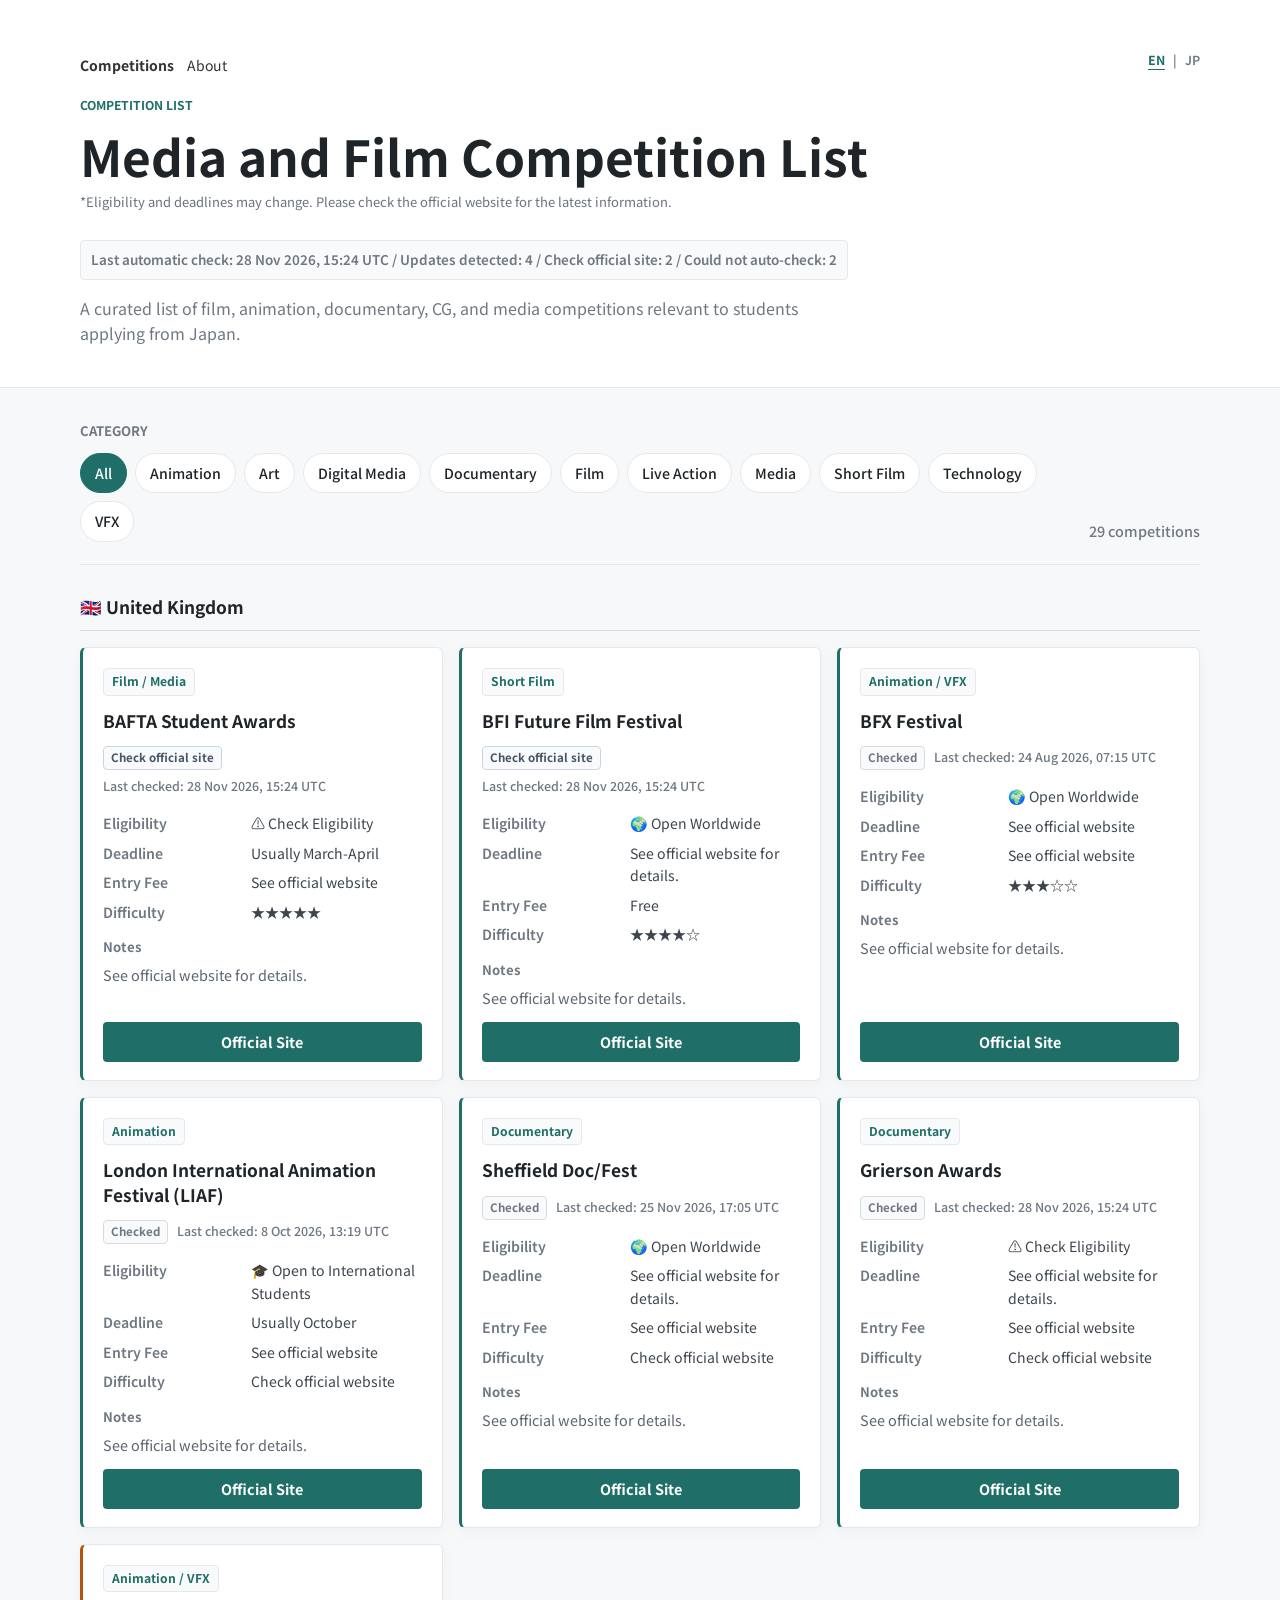
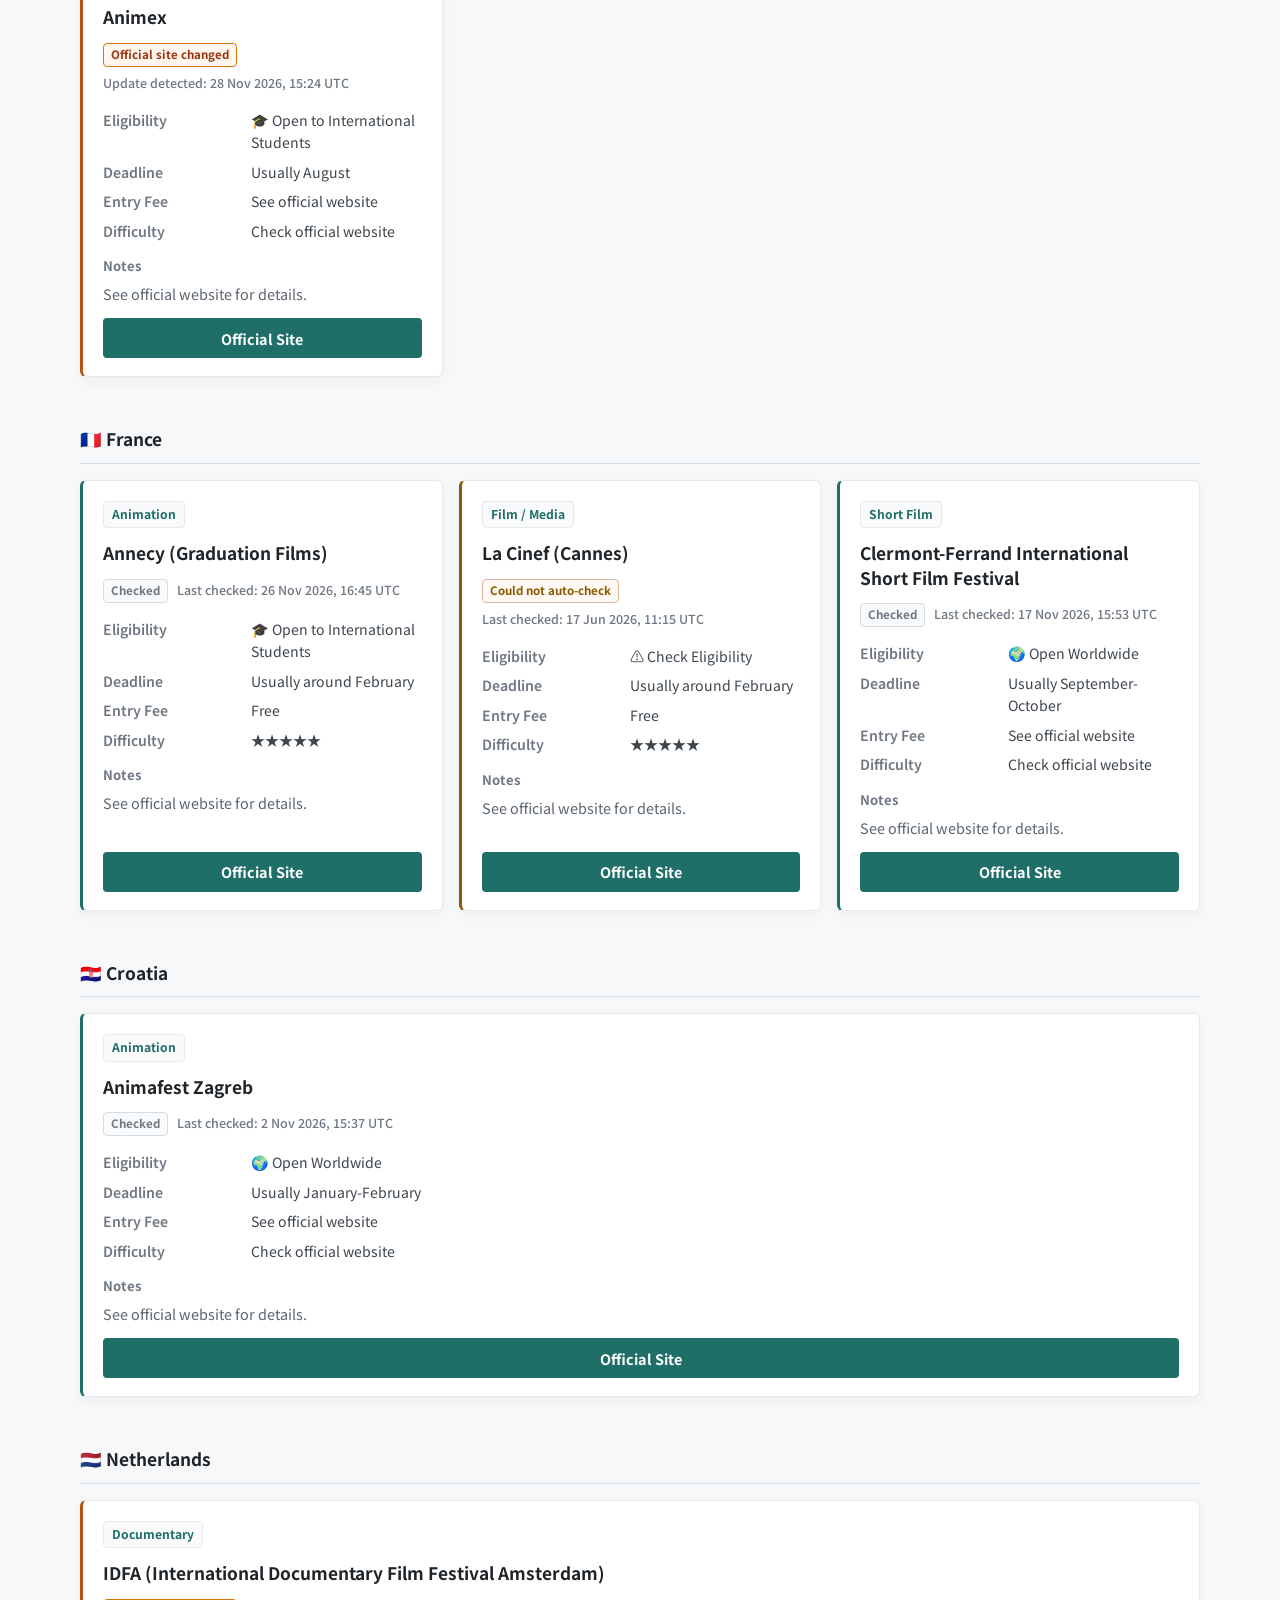
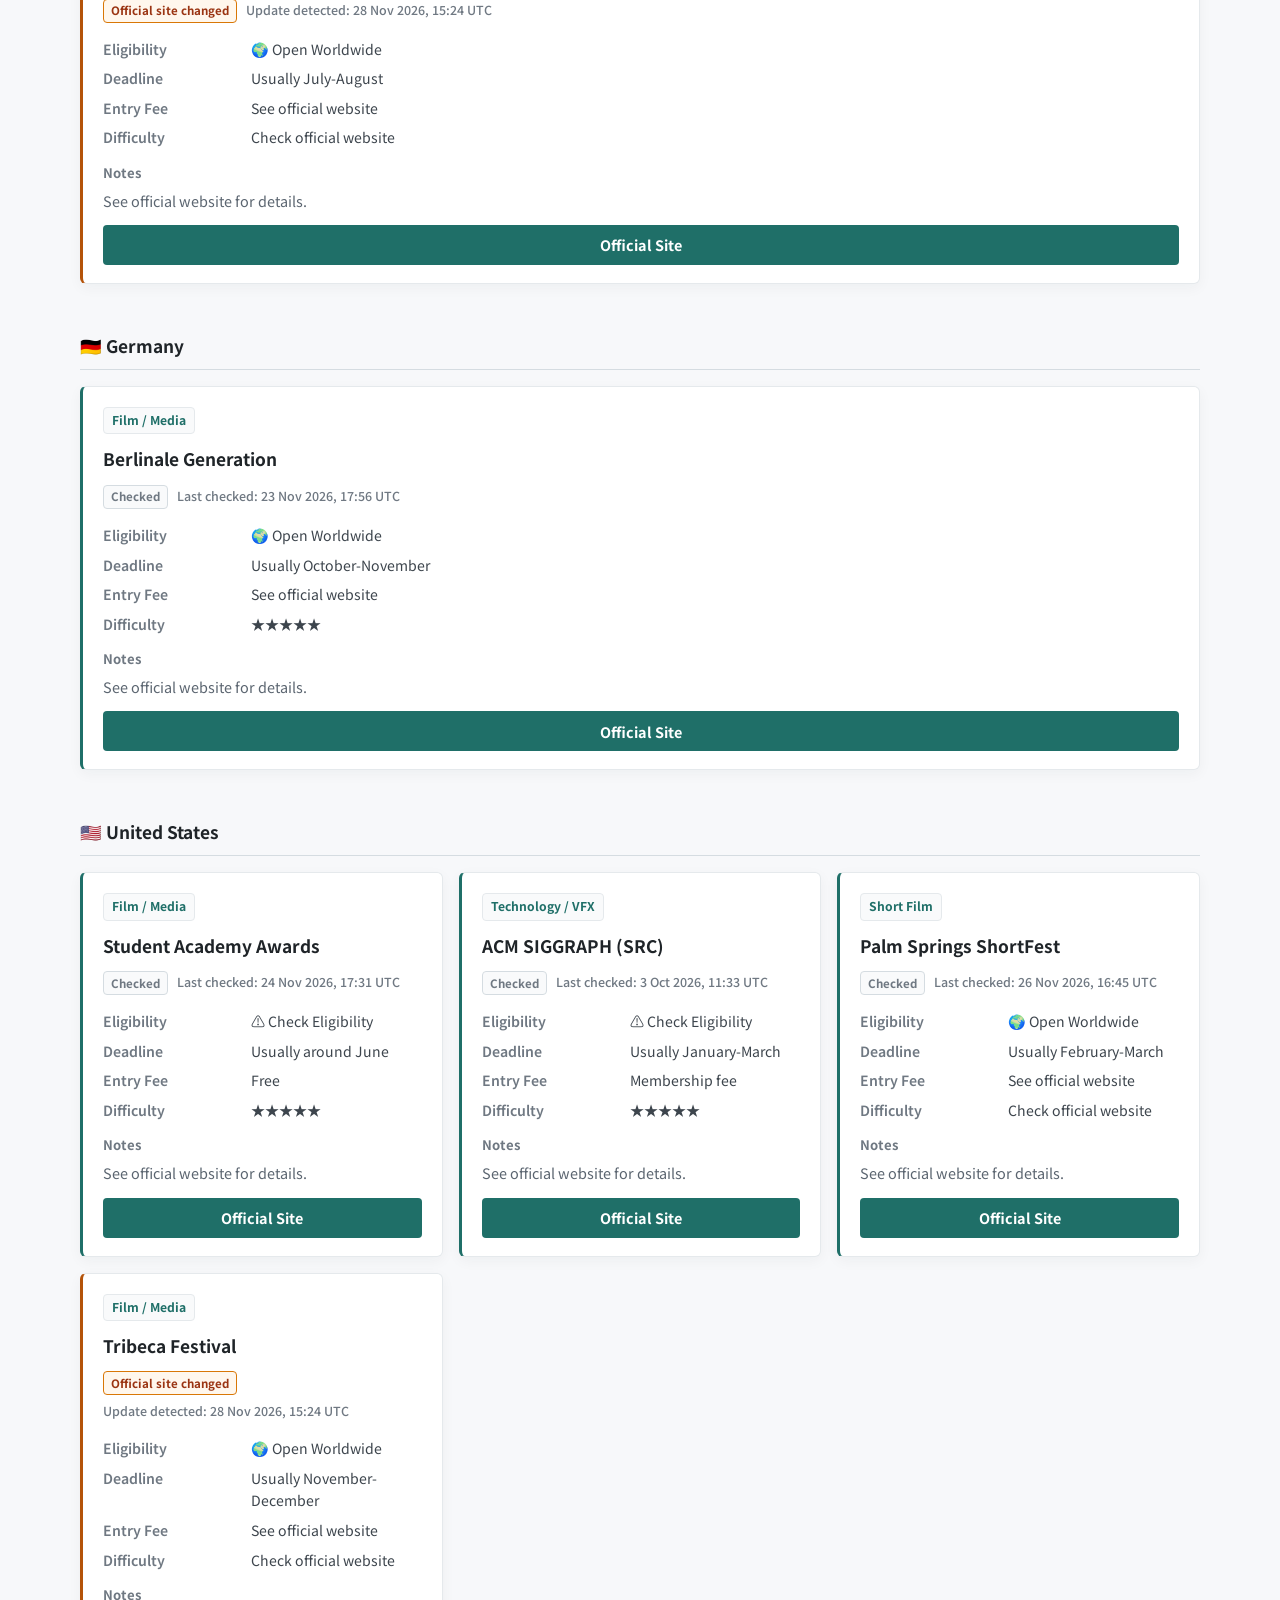
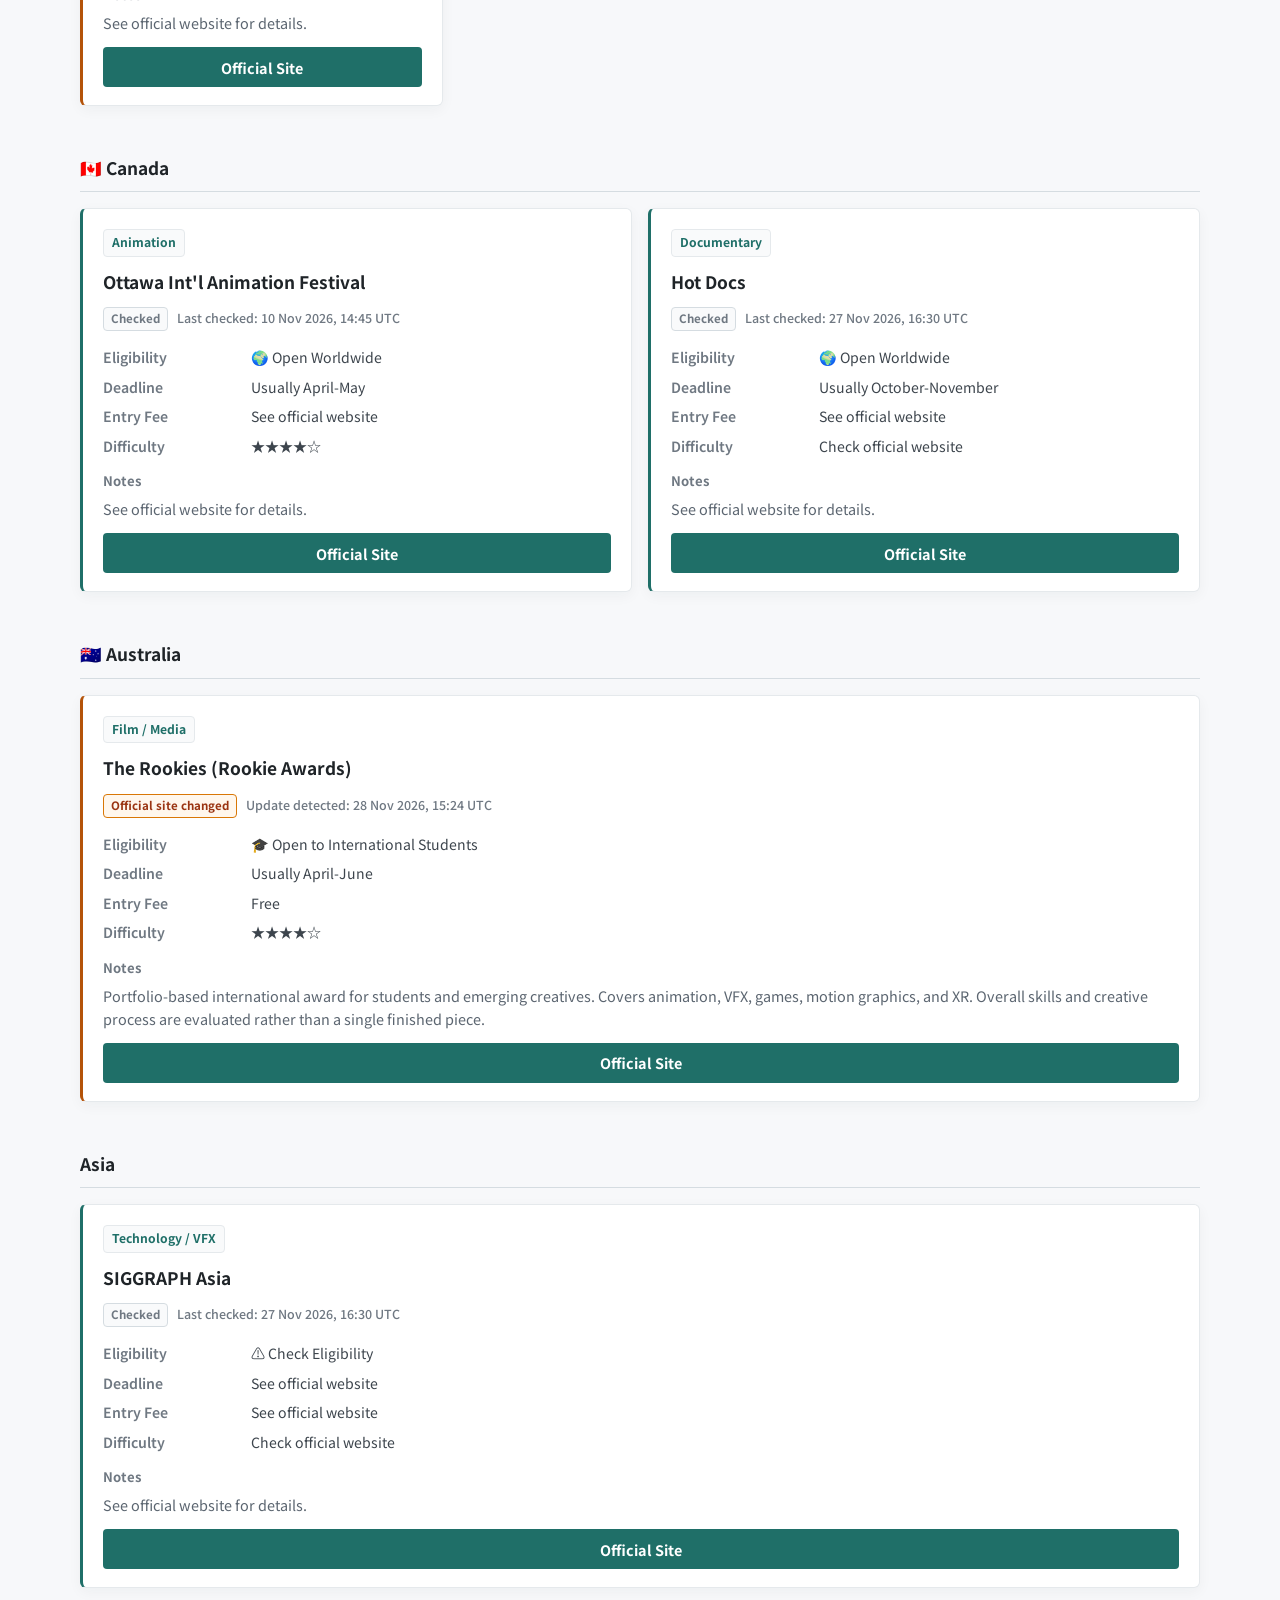
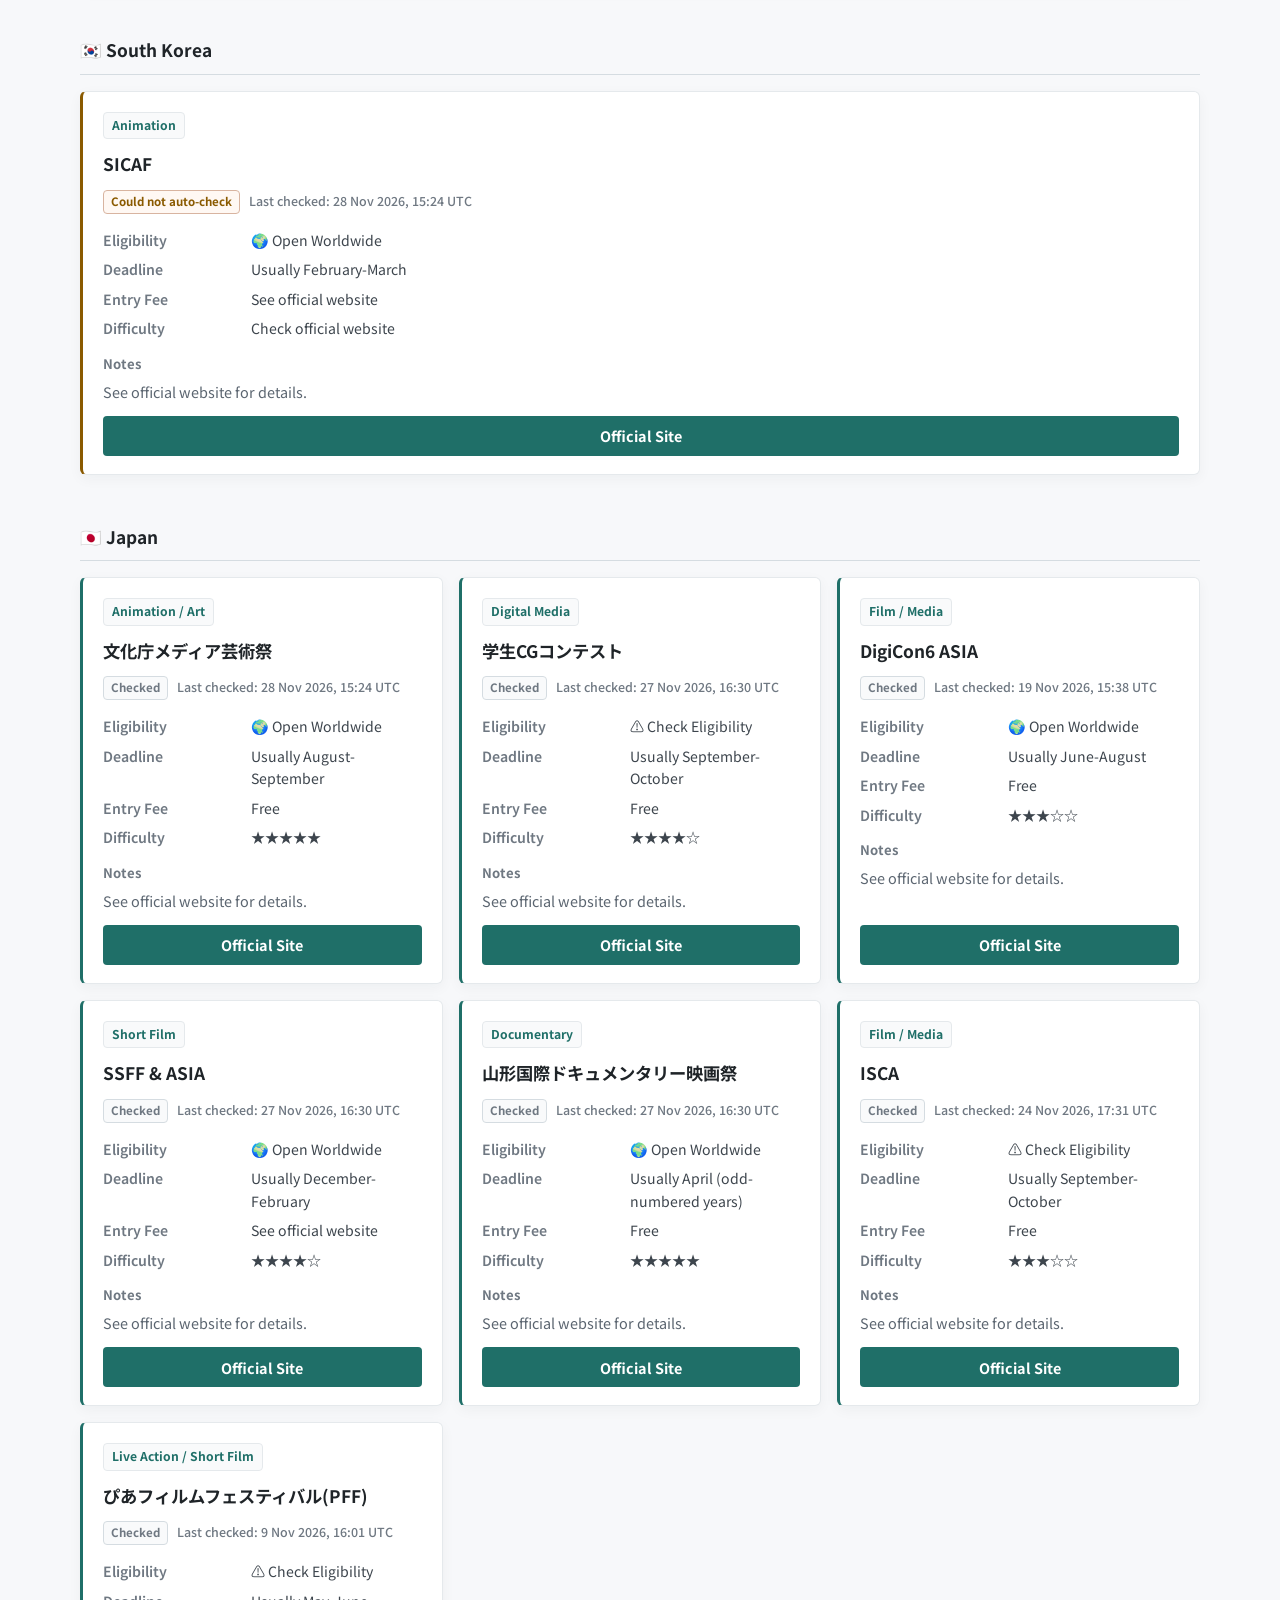
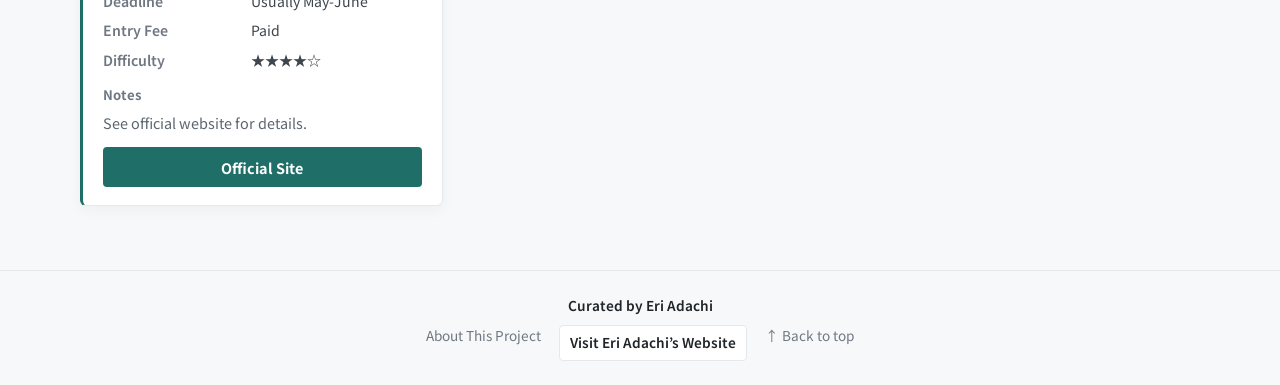
<file: index.html>
<!DOCTYPE html>
<html lang="en">
<head>
  <meta charset="UTF-8">
  <meta name="viewport" content="width=device-width, initial-scale=1.0">
  <title>Media Competition List for Students</title>
  <link rel="preconnect" href="https://fonts.googleapis.com">
  <link rel="preconnect" href="https://fonts.gstatic.com" crossorigin>
  <link href="https://fonts.googleapis.com/css2?family=Noto+Sans+JP:wght@400;500;600;700&display=swap" rel="stylesheet">
  <link rel="stylesheet" href="css/style.css">

  <!-- Microsoft Clarity -->
  <script type="text/javascript">
    (function(c,l,a,r,i,t,y){
        c[a]=c[a]||function(){(c[a].q=c[a].q||[]).push(arguments)};
        t=l.createElement(r);t.async=1;t.src="https://www.clarity.ms/tag/"+i;
        y=l.getElementsByTagName(r)[0];y.parentNode.insertBefore(t,y);
    })(window, document, "clarity", "script", "wmgwzzg7as");
  </script>
</head>
<body id="top">
  <header class="site-header">
    <div class="header-inner">
      <nav class="language-switch" aria-label="Language switch">
        <a class="is-active" href="./" aria-current="page">EN</a>
        <span aria-hidden="true">|</span>
        <a href="jp/">JP</a>
      </nav>
      <nav class="nav" aria-label="Primary navigation">
        <a class="active" href="./" aria-current="page">Competitions</a>
        <a href="about.html">About</a>
      </nav>
      <p class="eyebrow">Competition List</p>
      <h1>Media and Film Competition List</h1>
      <p class="notice">*Eligibility and deadlines may change. Please check the official website for the latest information.</p>
      <p id="watchSummary" class="watch-summary" aria-live="polite">Automatic official-site checks have not run yet.</p>
      <p class="lead">A curated list of film, animation, documentary, CG, and media competitions relevant to students applying from Japan.</p>
    </div>
  </header>

  <main class="page-shell">
    <section class="toolbar" aria-label="Competition filters">
      <div>
        <h2>Category</h2>
        <div id="categoryFilters" class="filter-group" aria-label="Filter by category"></div>
      </div>
      <p id="resultCount" class="result-count" aria-live="polite"></p>
    </section>

    <section id="competitionList" class="country-list" aria-label="Competition list">
      <p class="loading">Loading...</p>
    </section>
  </main>

  <script src="js/app.js"></script>

  <footer class="site-footer">
    <p>Curated by Eri Adachi</p>
    <a href="about.html">About This Project</a>
    <a class="operator-link" href="https://www.eriadachi.com/pages/education/">Visit Eri Adachi&rsquo;s Website</a>
    <a href="#top">↑ Back to top</a>
  </footer>
</body>
</html>
</file>
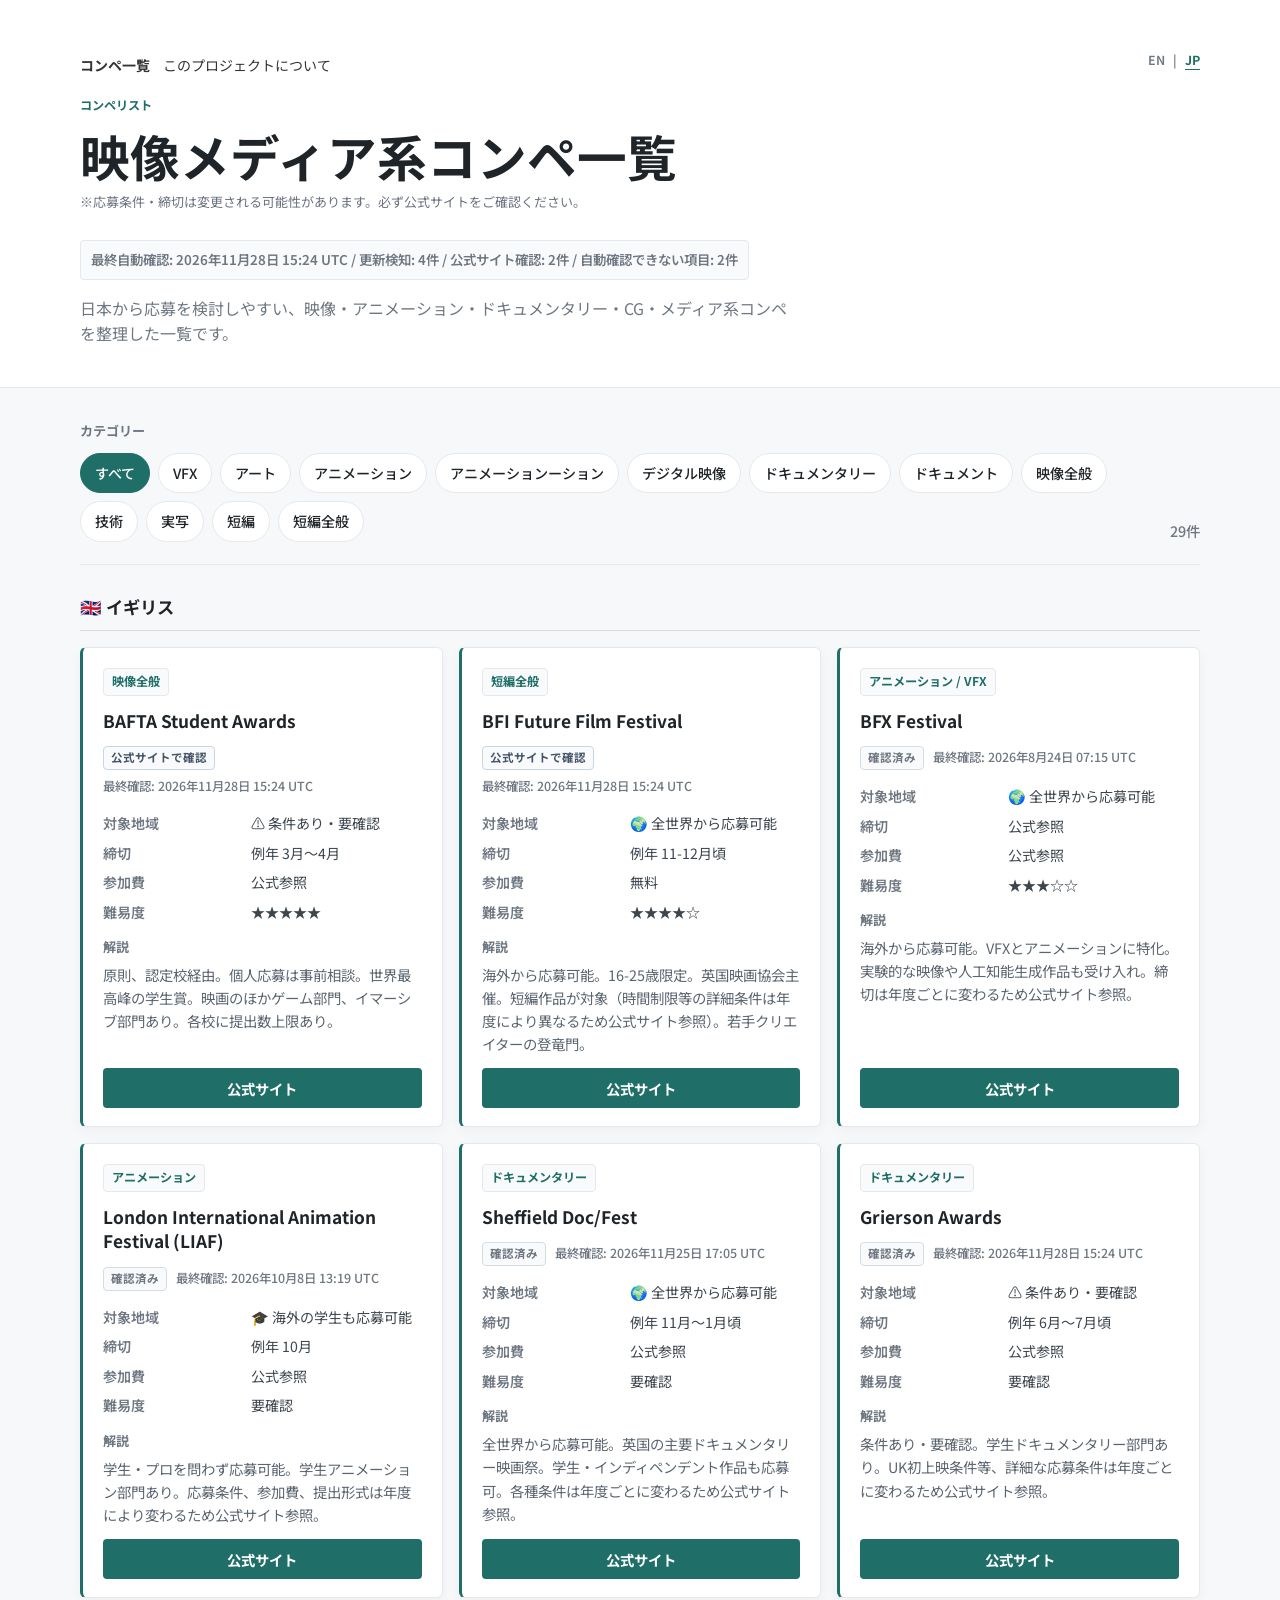
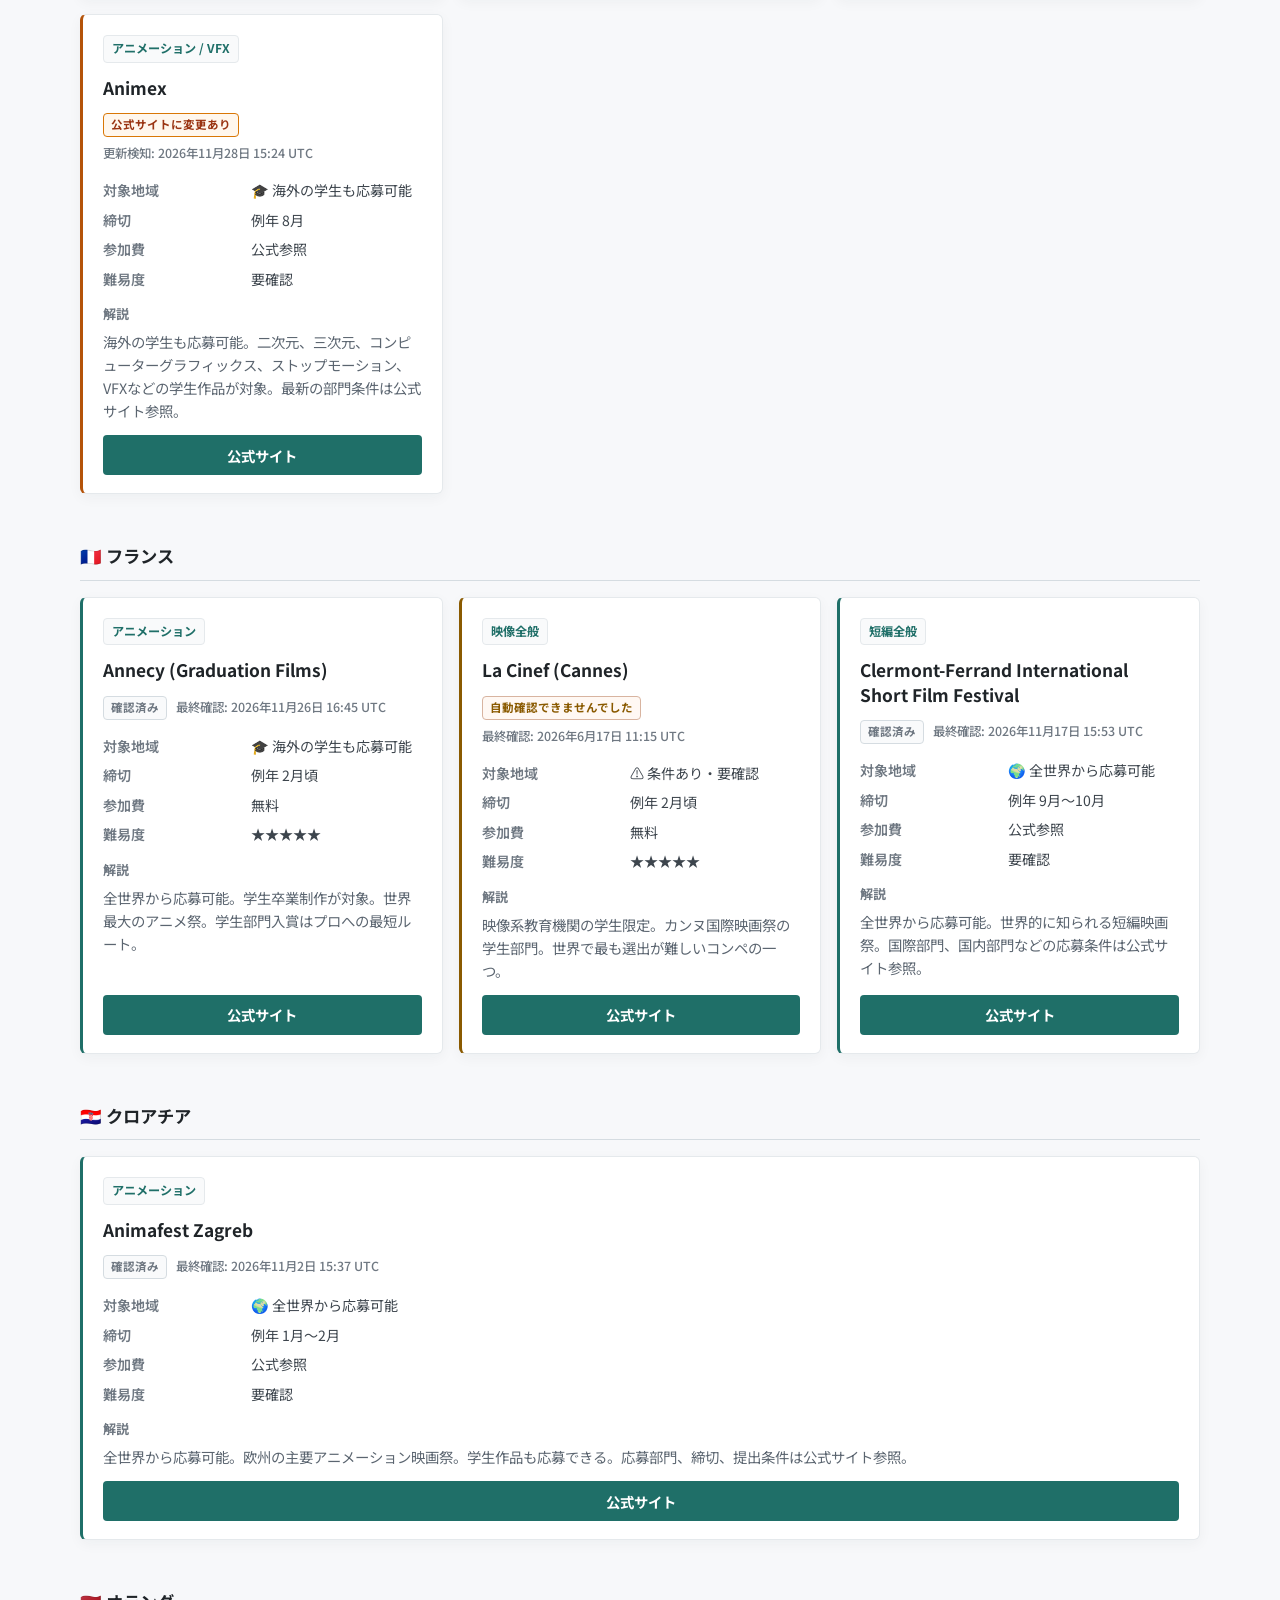
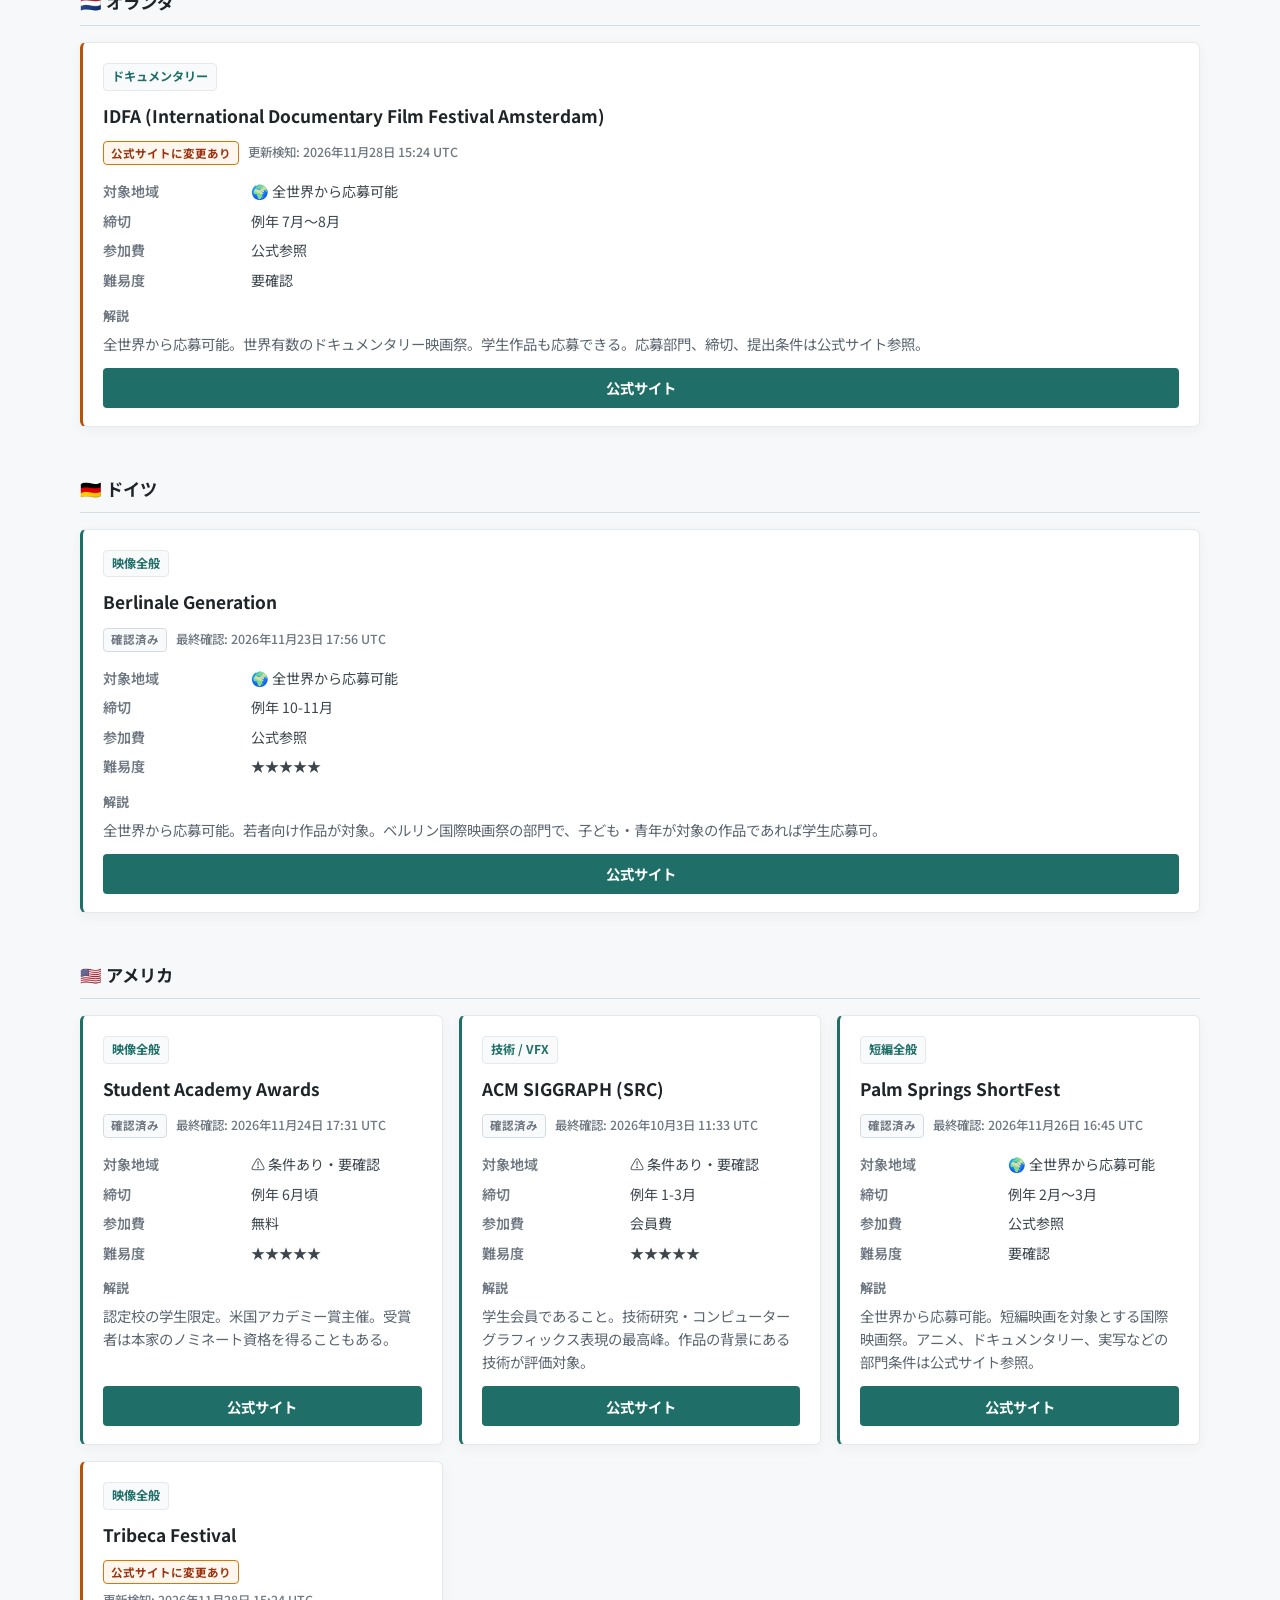
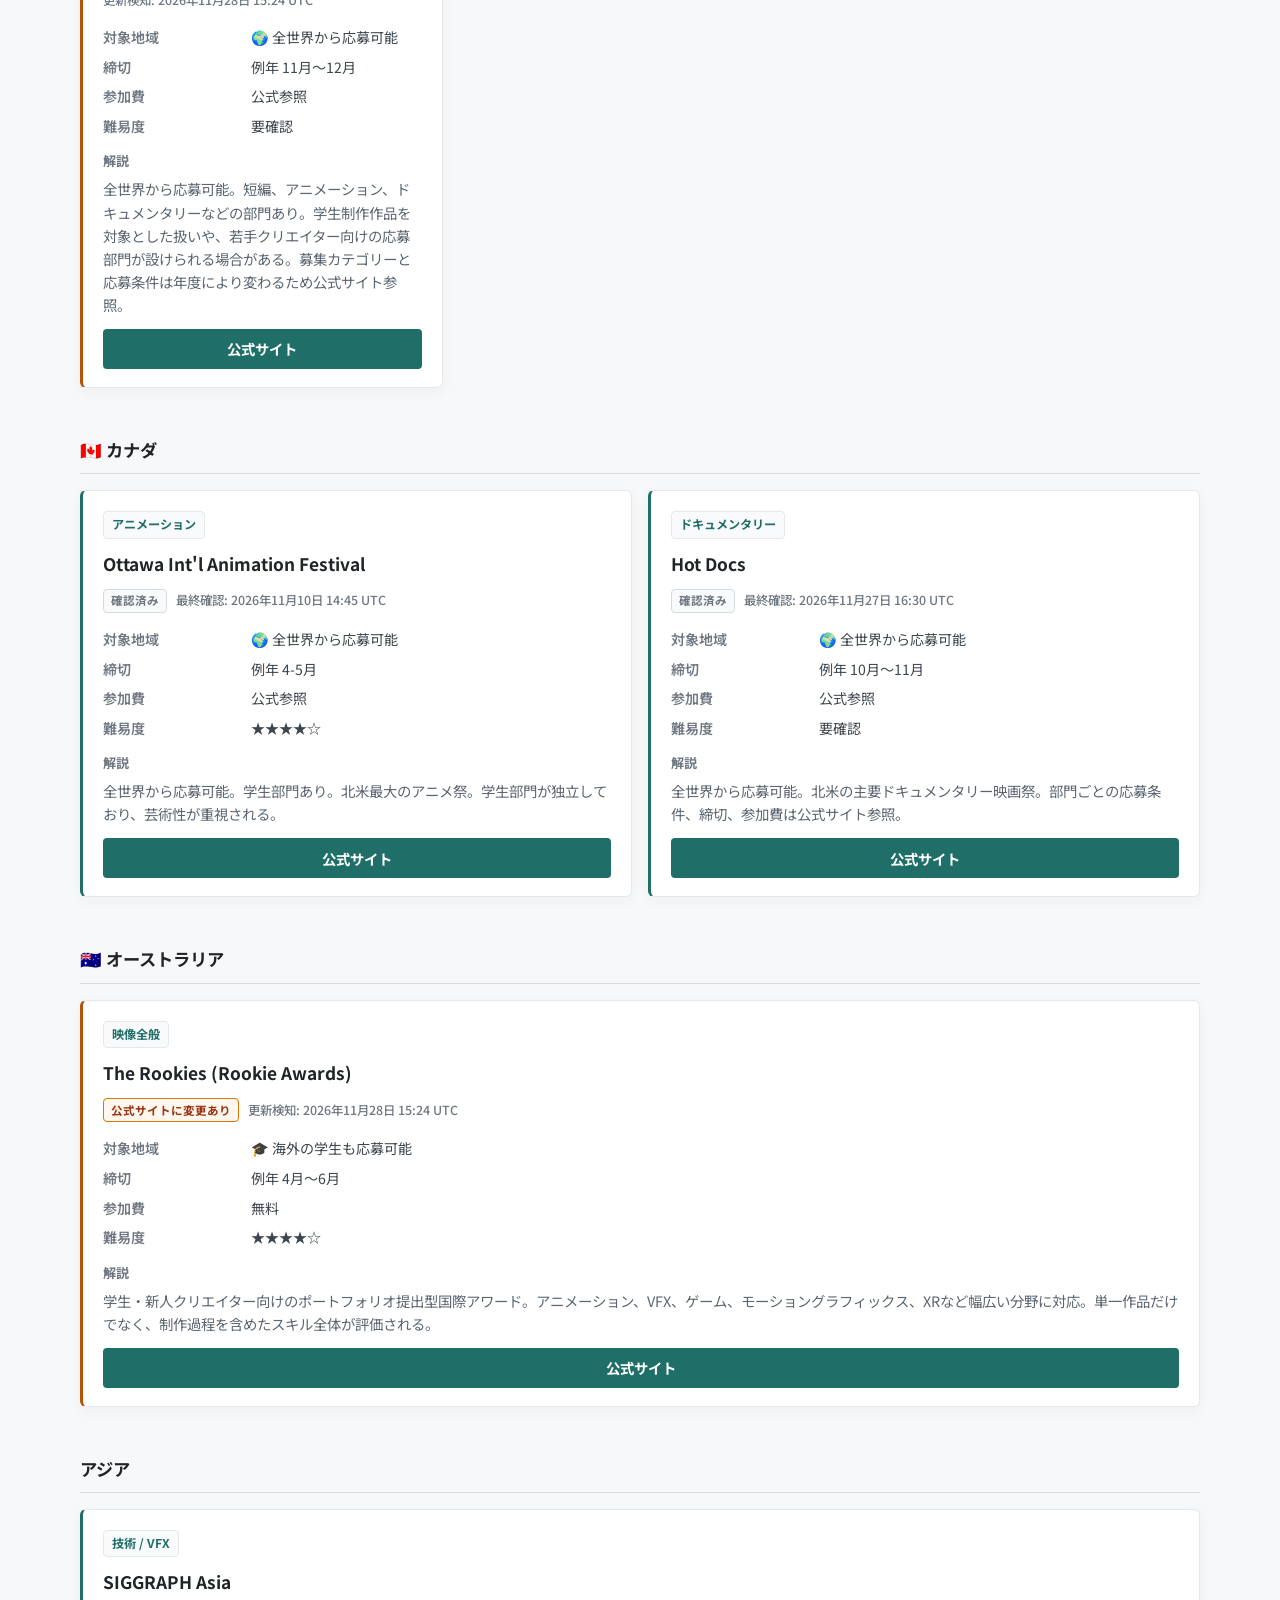
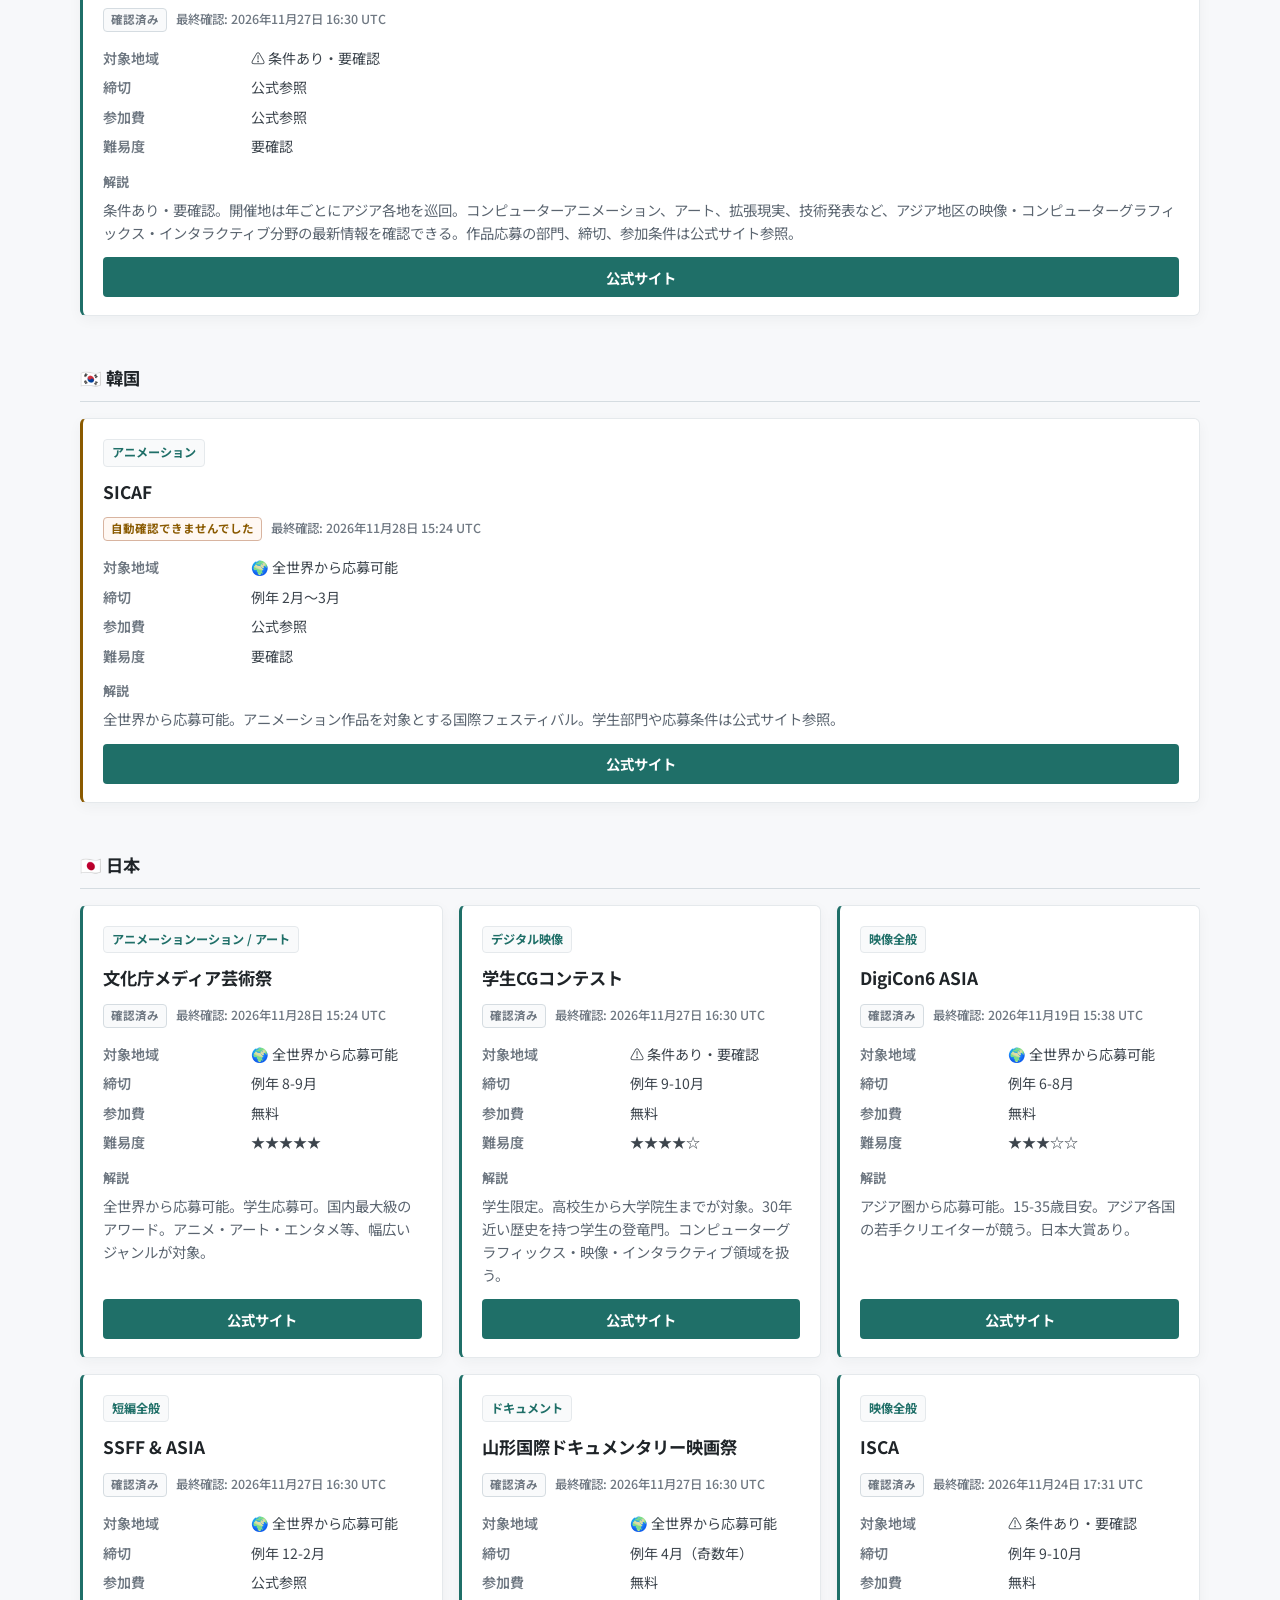
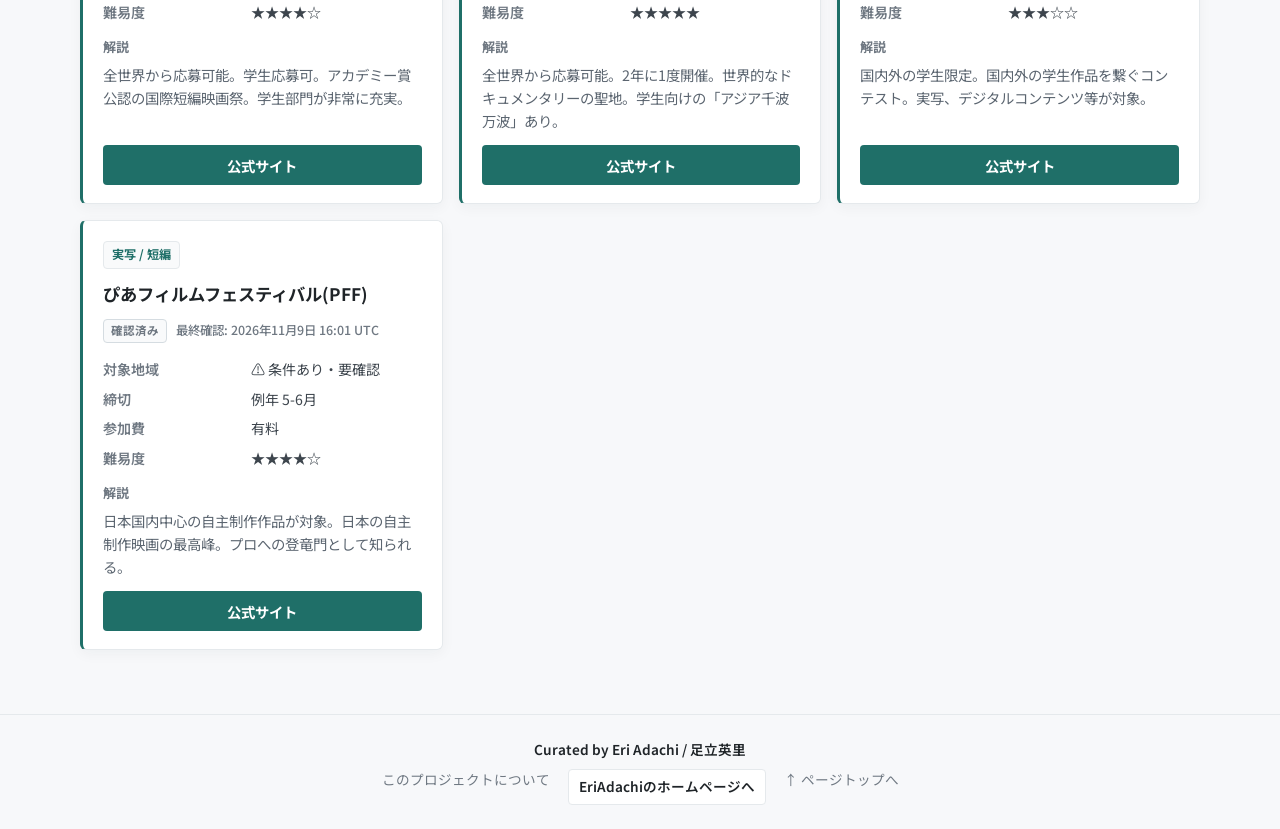
<file: jp/index.html>
<!DOCTYPE html>
<html lang="ja">
<head>
  <meta charset="UTF-8">
  <meta name="viewport" content="width=device-width, initial-scale=1.0">
  <title>映像メディア系コンペ一覧</title>
  <link rel="preconnect" href="https://fonts.googleapis.com">
  <link rel="preconnect" href="https://fonts.gstatic.com" crossorigin>
  <link href="https://fonts.googleapis.com/css2?family=Noto+Sans+JP:wght@400;500;600;700&display=swap" rel="stylesheet">
  <link rel="stylesheet" href="../css/style.css">

  <!-- Microsoft Clarity -->
  <script type="text/javascript">
    (function(c,l,a,r,i,t,y){
        c[a]=c[a]||function(){(c[a].q=c[a].q||[]).push(arguments)};
        t=l.createElement(r);t.async=1;t.src="https://www.clarity.ms/tag/"+i;
        y=l.getElementsByTagName(r)[0];y.parentNode.insertBefore(t,y);
    })(window, document, "clarity", "script", "wmgwzzg7as");
  </script>
</head>
<body id="top">
  <header class="site-header">
    <div class="header-inner">
      <nav class="language-switch" aria-label="言語切り替え">
        <a href="../">EN</a>
        <span aria-hidden="true">|</span>
        <a class="is-active" href="./" aria-current="page">JP</a>
      </nav>
      <nav class="nav" aria-label="主要ナビゲーション">
        <a class="active" href="./" aria-current="page">コンペ一覧</a>
        <a href="about.html">このプロジェクトについて</a>
      </nav>
      <p class="eyebrow">コンペリスト</p>
      <h1>映像メディア系コンペ一覧</h1>
      <p class="notice">※応募条件・締切は変更される可能性があります。必ず公式サイトをご確認ください。</p>
      <p id="watchSummary" class="watch-summary" aria-live="polite">公式サイトの自動確認はまだ実行されていません。</p>
      <p class="lead">日本から応募を検討しやすい、映像・アニメーション・ドキュメンタリー・CG・メディア系コンペを整理した一覧です。</p>
    </div>
  </header>

  <main class="page-shell">
    <section class="toolbar" aria-label="コンペ検索と絞り込み">
      <div>
        <h2>カテゴリー</h2>
        <div id="categoryFilters" class="filter-group" aria-label="カテゴリーで絞り込み"></div>
      </div>
      <p id="resultCount" class="result-count" aria-live="polite"></p>
    </section>

    <section id="competitionList" class="country-list" aria-label="コンペ一覧">
      <p class="loading">読み込み中...</p>
    </section>
  </main>

  <script src="../js/app.js"></script>

  <footer class="site-footer">
    <p>Curated by Eri Adachi / 足立英里</p>
    <a href="about.html">このプロジェクトについて</a>
    <a class="operator-link" href="https://www.eriadachi.com/pages/education/index-jp.html">EriAdachiのホームページへ</a>
    <a href="#top">↑ ページトップへ</a>
  </footer>
</body>
</html>
</file>
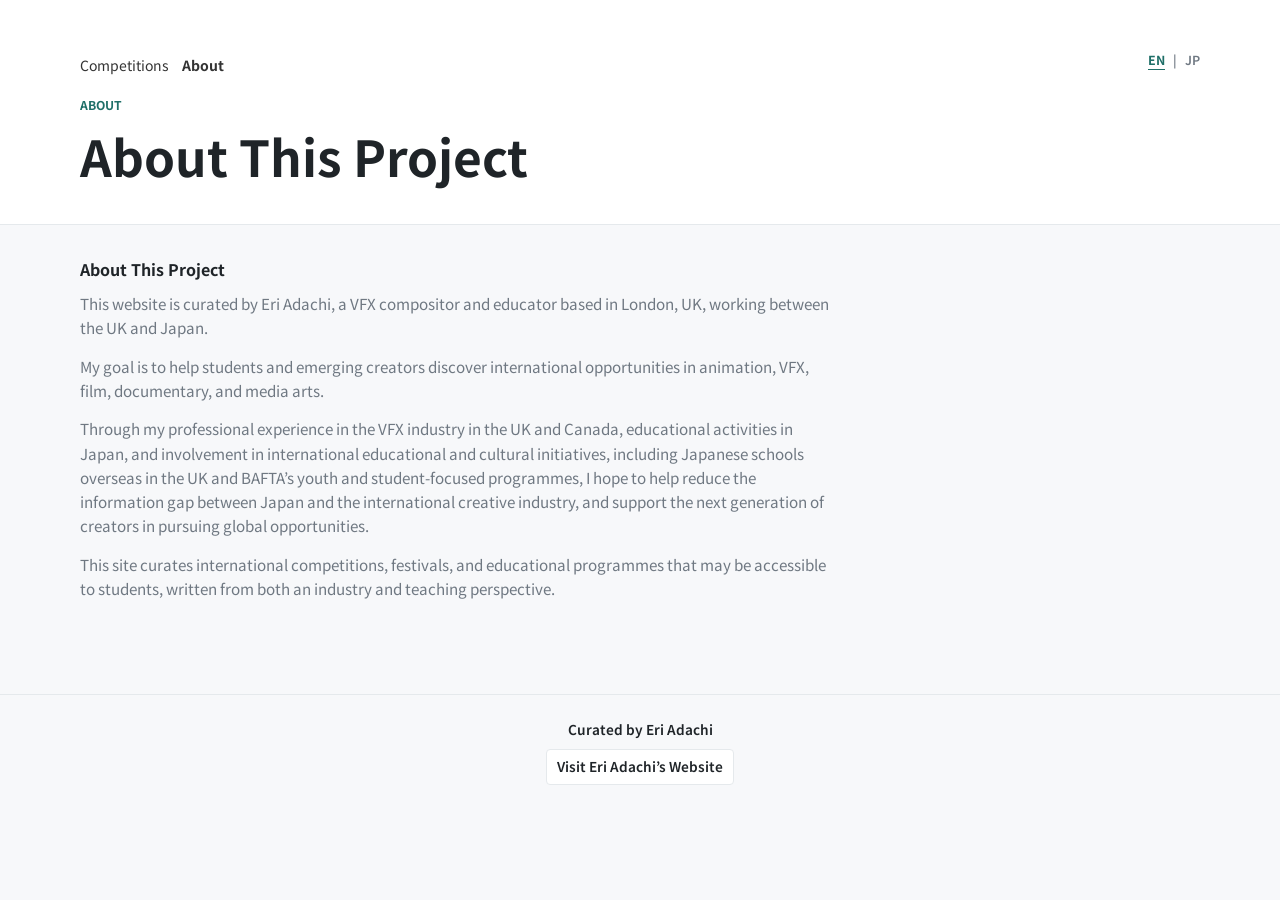
<file: about.html>
<!DOCTYPE html>
<html lang="en">
<head>
  <meta charset="UTF-8">
  <meta name="viewport" content="width=device-width, initial-scale=1.0">
  <title>About This Project</title>
  <link rel="preconnect" href="https://fonts.googleapis.com">
  <link rel="preconnect" href="https://fonts.gstatic.com" crossorigin>
  <link href="https://fonts.googleapis.com/css2?family=Noto+Sans+JP:wght@400;500;600;700&display=swap" rel="stylesheet">
  <link rel="stylesheet" href="css/style.css">
</head>
<body id="top">
  <header class="site-header">
    <div class="header-inner">
      <nav class="language-switch" aria-label="Language switch">
        <a class="is-active" href="about.html" aria-current="page">EN</a>
        <span aria-hidden="true">|</span>
        <a href="jp/about.html">JP</a>
      </nav>
      <nav class="nav" aria-label="Primary navigation">
        <a href="./">Competitions</a>
        <a class="active" href="about.html" aria-current="page">About</a>
      </nav>
      <p class="eyebrow">About</p>
      <h1>About This Project</h1>
    </div>
  </header>

  <main class="page-shell about-page">
    <section class="about-section" aria-labelledby="aboutTitle">
      <h2 id="aboutTitle">About This Project</h2>
      <p>This website is curated by Eri Adachi, a VFX compositor and educator based in London, UK, working between the UK and Japan.</p>
      <p>My goal is to help students and emerging creators discover international opportunities in animation, VFX, film, documentary, and media arts.</p>
      <p>Through my professional experience in the VFX industry in the UK and Canada, educational activities in Japan, and involvement in international educational and cultural initiatives, including Japanese schools overseas in the UK and BAFTA&rsquo;s youth and student-focused programmes, I hope to help reduce the information gap between Japan and the international creative industry, and support the next generation of creators in pursuing global opportunities.</p>
      <p>This site curates international competitions, festivals, and educational programmes that may be accessible to students, written from both an industry and teaching perspective.</p>
    </section>
  </main>

  <footer class="site-footer">
    <p>Curated by Eri Adachi</p>
    <a class="operator-link" href="https://www.eriadachi.com/pages/education/">Visit Eri Adachi&rsquo;s Website</a>
  </footer>
</body>
</html>
</file>
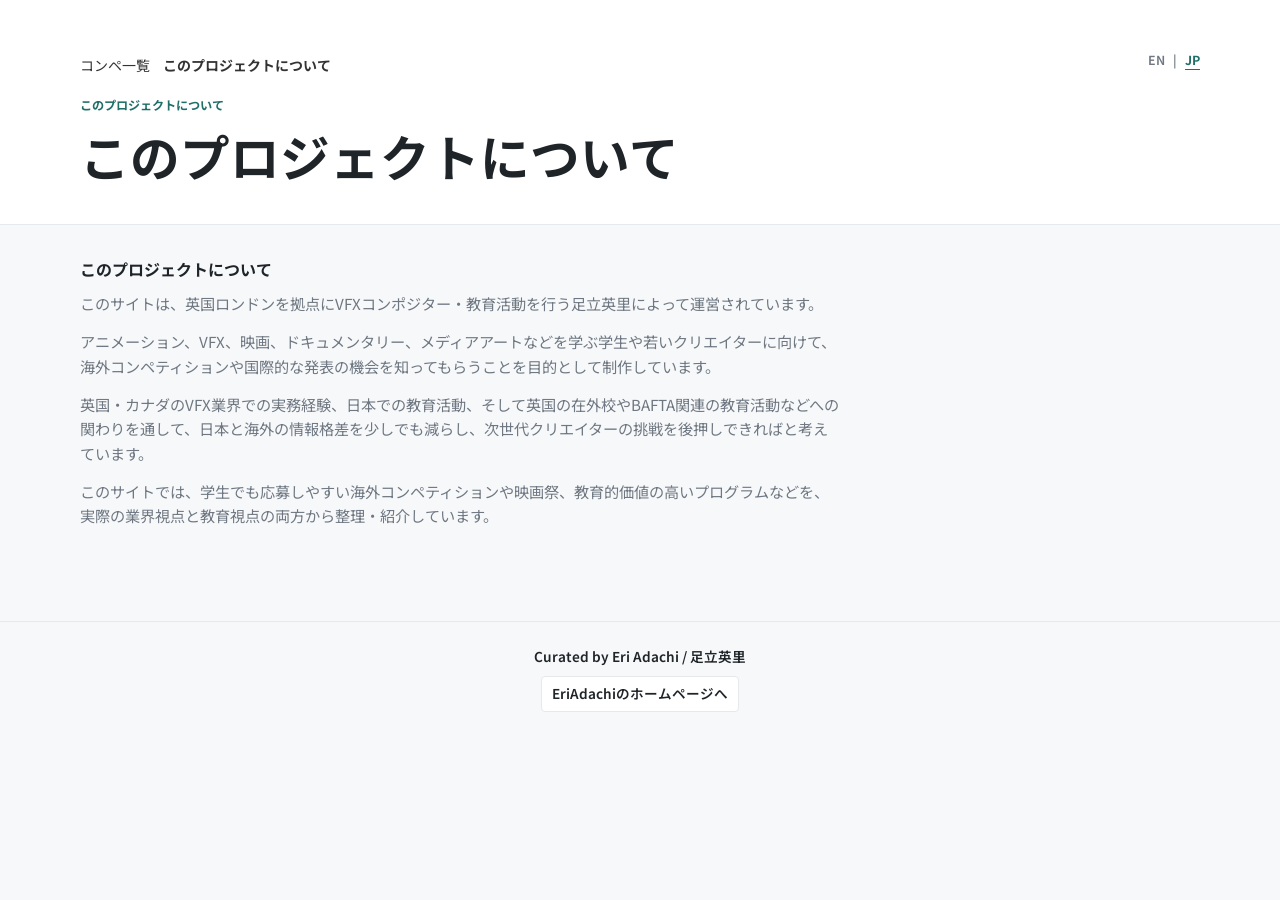
<file: jp/about.html>
<!DOCTYPE html>
<html lang="ja">
<head>
  <meta charset="UTF-8">
  <meta name="viewport" content="width=device-width, initial-scale=1.0">
  <title>このプロジェクトについて</title>
  <link rel="preconnect" href="https://fonts.googleapis.com">
  <link rel="preconnect" href="https://fonts.gstatic.com" crossorigin>
  <link href="https://fonts.googleapis.com/css2?family=Noto+Sans+JP:wght@400;500;600;700&display=swap" rel="stylesheet">
  <link rel="stylesheet" href="../css/style.css">
</head>
<body id="top">
  <header class="site-header">
    <div class="header-inner">
      <nav class="language-switch" aria-label="言語切り替え">
        <a href="../about.html">EN</a>
        <span aria-hidden="true">|</span>
        <a class="is-active" href="about.html" aria-current="page">JP</a>
      </nav>
      <nav class="nav" aria-label="主要ナビゲーション">
        <a href="./">コンペ一覧</a>
        <a class="active" href="about.html" aria-current="page">このプロジェクトについて</a>
      </nav>
      <p class="eyebrow">このプロジェクトについて</p>
      <h1>このプロジェクトについて</h1>
    </div>
  </header>

  <main class="page-shell about-page">
    <section class="about-section" aria-labelledby="aboutTitle">
      <h2 id="aboutTitle">このプロジェクトについて</h2>
      <p>このサイトは、英国ロンドンを拠点にVFXコンポジター・教育活動を行う足立英里によって運営されています。</p>
      <p>アニメーション、VFX、映画、ドキュメンタリー、メディアアートなどを学ぶ学生や若いクリエイターに向けて、海外コンペティションや国際的な発表の機会を知ってもらうことを目的として制作しています。</p>
      <p>英国・カナダのVFX業界での実務経験、日本での教育活動、そして英国の在外校やBAFTA関連の教育活動などへの関わりを通して、日本と海外の情報格差を少しでも減らし、次世代クリエイターの挑戦を後押しできればと考えています。</p>
      <p>このサイトでは、学生でも応募しやすい海外コンペティションや映画祭、教育的価値の高いプログラムなどを、実際の業界視点と教育視点の両方から整理・紹介しています。</p>
    </section>
  </main>

  <footer class="site-footer">
    <p>Curated by Eri Adachi / 足立英里</p>
    <a class="operator-link" href="https://www.eriadachi.com/pages/education/index-jp.html">EriAdachiのホームページへ</a>
  </footer>
</body>
</html>
</file>
<file: css/style.css>
:root {
  --bg: #f7f8fa;
  --surface: #ffffff;
  --surface-muted: #f9fafb;
  --text: #1f2428;
  --muted: #6f7882;
  --line: #e5e9ec;
  --line-strong: #d5dce1;
  --accent: #1f6f68;
  --warning: #8a5a00;
  --shadow: 0 10px 24px rgba(31, 36, 40, 0.08);
}

* {
  box-sizing: border-box;
}

body {
  margin: 0;
  background: var(--bg);
  color: var(--text);
  font-family: "Noto Sans JP", -apple-system, BlinkMacSystemFont, "Segoe UI", sans-serif;
  line-height: 1.6;
  text-rendering: optimizeLegibility;
}

a {
  color: inherit;
}

.site-header {
  border-bottom: 1px solid var(--line);
  background: var(--surface);
  color: var(--text);
  padding: 54px 20px 40px;
}

.header-inner,
.page-shell {
  width: min(1120px, calc(100% - 40px));
  margin: 0 auto;
}

.header-inner {
  position: relative;
}

.language-switch {
  position: absolute;
  top: 0;
  right: 0;
  display: inline-flex;
  align-items: center;
  gap: 8px;
  color: var(--muted);
  font-size: 0.78rem;
  font-weight: 600;
  line-height: 1;
}

.language-switch a {
  color: inherit;
  text-decoration: none;
  text-underline-offset: 4px;
  transition: color 160ms ease;
}

.language-switch a:hover,
.language-switch a.is-active {
  color: var(--accent);
}

.language-switch a.is-active {
  font-weight: 700;
  text-decoration: underline;
}

.nav {
  font-size: 14px;
  margin-bottom: 20px;
}

.nav a {
  text-decoration: none;
  margin-right: 10px;
  color: #333;
}

.nav a.active {
  font-weight: bold;
}

.eyebrow {
  margin: 0 0 10px;
  color: var(--accent);
  font-size: 0.76rem;
  font-weight: 700;
  letter-spacing: 0;
  text-transform: uppercase;
}

h1 {
  margin: 0;
  max-width: 820px;
  font-size: clamp(2rem, 4.6vw, 3.1rem);
  font-weight: 700;
  line-height: 1.18;
}

.lead {
  max-width: 720px;
  margin: 16px 0 0;
  color: var(--muted);
  font-size: 1rem;
}

.notice {
  font-size: 13px;
  color: #6b7280;
  margin-top: 8px;
}

.watch-summary {
  display: inline-flex;
  max-width: 100%;
  margin: 14px 0 0;
  border: 1px solid var(--line);
  border-radius: 4px;
  background: var(--surface-muted);
  color: var(--muted);
  padding: 8px 10px;
  font-size: 0.84rem;
  font-weight: 600;
}

.page-shell {
  padding: 32px 0 64px;
}

.about-section {
  max-width: 800px;
  margin-bottom: 30px;
  color: var(--muted);
}

.about-section h2 {
  margin: 0 0 8px;
  color: var(--text);
  font-size: 1rem;
  font-weight: 700;
}

.about-section p {
  margin: 0;
  font-size: 0.95rem;
}

.about-page .about-section {
  max-width: 760px;
}

.about-page .about-section p + p {
  margin-top: 14px;
}

.site-footer {
  display: flex;
  flex-wrap: wrap;
  justify-content: center;
  gap: 8px 18px;
  border-top: 1px solid var(--line);
  padding: 24px 16px;
  color: var(--muted);
  font-size: 0.85rem;
  text-align: center;
}

.site-footer p {
  flex-basis: 100%;
  margin: 0;
  color: var(--text);
  font-weight: 600;
}

.site-footer a {
  color: var(--muted);
  text-decoration: none;
  text-underline-offset: 4px;
  transition: color 160ms ease, border-color 160ms ease, background 160ms ease;
}

.site-footer a:hover {
  color: var(--accent);
  text-decoration: underline;
}

.site-footer .operator-link {
  border: 1px solid var(--line);
  border-radius: 4px;
  background: var(--surface);
  padding: 6px 10px;
  color: var(--text);
  font-weight: 600;
}

.site-footer .operator-link:hover {
  border-color: var(--accent);
  background: var(--surface-muted);
  text-decoration: none;
}

.toolbar {
  display: flex;
  align-items: flex-end;
  justify-content: space-between;
  gap: 20px;
  margin-bottom: 30px;
  padding-bottom: 22px;
  border-bottom: 1px solid var(--line);
}

.toolbar h2 {
  margin: 0 0 12px;
  font-size: 0.82rem;
  font-weight: 700;
  color: var(--muted);
  text-transform: uppercase;
}

.filter-group {
  display: flex;
  flex-wrap: wrap;
  gap: 8px;
}

.filter-button {
  min-height: 38px;
  border: 1px solid var(--line);
  border-radius: 999px;
  background: var(--surface);
  color: var(--text);
  padding: 8px 14px;
  font: inherit;
  font-size: 0.88rem;
  font-weight: 500;
  cursor: pointer;
  transition: background 160ms ease, border-color 160ms ease, color 160ms ease, transform 160ms ease;
}

.filter-button:hover {
  border-color: var(--accent);
  background: var(--surface-muted);
  transform: translateY(-1px);
}

.filter-button.is-active {
  border-color: var(--accent);
  background: var(--accent);
  color: #fff;
}

.result-count {
  flex: 0 0 auto;
  margin: 0;
  color: var(--muted);
  font-size: 0.9rem;
  font-weight: 500;
}

.country-list {
  display: grid;
  gap: 50px;
}

.country-section {
  display: grid;
  gap: 16px;
}

.country-heading {
  margin: 0;
  padding-bottom: 12px;
  border-bottom: 1px solid var(--line-strong);
  color: var(--text);
  font-size: 1.08rem;
  font-weight: 700;
  line-height: 1.35;
}

.competition-grid {
  display: grid;
  grid-template-columns: repeat(auto-fit, minmax(280px, 1fr));
  gap: 16px;
}

.competition-card {
  display: flex;
  flex-direction: column;
  min-height: 348px;
  border: 1px solid var(--line);
  border-left: 3px solid var(--accent);
  border-radius: 6px;
  background: var(--surface);
  box-shadow: 0 4px 14px rgba(31, 36, 40, 0.045);
  overflow: hidden;
  transition: border-color 180ms ease, box-shadow 180ms ease, transform 180ms ease;
}

.competition-card:hover {
  border-color: var(--line-strong);
  box-shadow: var(--shadow);
  transform: translateY(-4px);
}

.competition-card.has-update {
  border-left-color: #b45309;
}

.competition-card.has-watch-error {
  border-left-color: var(--warning);
}

.card-body {
  display: flex;
  flex: 1;
  flex-direction: column;
  gap: 13px;
  padding: 20px 20px 18px;
}

.category-label {
  align-self: flex-start;
  max-width: 100%;
  border: 1px solid var(--line);
  border-radius: 4px;
  background: var(--surface-muted);
  color: var(--accent);
  padding: 3px 8px;
  font-size: 0.76rem;
  font-weight: 700;
}

.competition-card h3 {
  margin: 0;
  color: var(--text);
  font-size: 1.08rem;
  font-weight: 700;
  line-height: 1.42;
}

.watch-row {
  display: flex;
  flex-wrap: wrap;
  align-items: center;
  gap: 7px 9px;
}

.watch-badge {
  display: inline-flex;
  align-items: center;
  min-height: 24px;
  border: 1px solid var(--line-strong);
  border-radius: 4px;
  background: var(--surface-muted);
  color: var(--muted);
  padding: 3px 7px;
  font-size: 0.72rem;
  font-weight: 700;
  line-height: 1.2;
}

.watch-badge.is-updated {
  border-color: #d97706;
  background: #fff7ed;
  color: #9a3412;
}

.watch-badge.is-error {
  border-color: #d8b4a0;
  background: #fff8f3;
  color: var(--warning);
}

.watch-badge.is-manual {
  border-color: #cbd5e1;
  background: #f8fafc;
  color: #475569;
}

.watch-date {
  color: var(--muted);
  font-size: 0.78rem;
  font-weight: 500;
}

.meta-list {
  display: grid;
  gap: 7px;
  margin: 0;
  padding-top: 2px;
}

.meta-row {
  display: grid;
  grid-template-columns: 138px 1fr;
  gap: 10px;
  font-size: 0.88rem;
}

.meta-row dt {
  color: var(--muted);
  font-weight: 600;
}

.meta-row dd {
  margin: 0;
  color: #3d454d;
}

.notes-block {
  display: grid;
  gap: 6px;
}

.notes-block h4 {
  margin: 0;
  color: var(--muted);
  font-size: 0.82rem;
  font-weight: 700;
}

.notes {
  margin: 0;
  color: #5b6570;
  font-size: 0.9rem;
  white-space: pre-line;
}

.card-link {
  display: inline-flex;
  align-items: center;
  justify-content: center;
  min-height: 40px;
  margin-top: auto;
  border-radius: 4px;
  background: var(--accent);
  color: #fff;
  font-size: 0.9rem;
  font-weight: 700;
  text-decoration: none;
  transition: opacity 160ms ease, transform 160ms ease;
}

.card-link:hover {
  opacity: 0.9;
  transform: translateY(-1px);
}

.loading,
.empty,
.error {
  grid-column: 1 / -1;
  margin: 0;
  border: 1px solid var(--line);
  border-radius: 6px;
  background: var(--surface);
  padding: 24px;
  color: var(--muted);
}

.error {
  color: var(--warning);
}

@media (max-width: 720px) {
  .site-header {
    padding: 38px 18px 30px;
  }

  .language-switch {
    position: static;
    justify-content: flex-end;
    margin-bottom: 24px;
  }

  .header-inner,
  .page-shell {
    width: min(100% - 28px, 1120px);
  }

  .toolbar {
    align-items: stretch;
    flex-direction: column;
  }

  .result-count {
    flex: auto;
  }

  .country-list {
    gap: 40px;
  }

  .competition-grid {
    grid-template-columns: 1fr;
  }

  .competition-card {
    min-height: auto;
  }

  .meta-row {
    grid-template-columns: 1fr;
    gap: 2px;
  }
}
</file>
